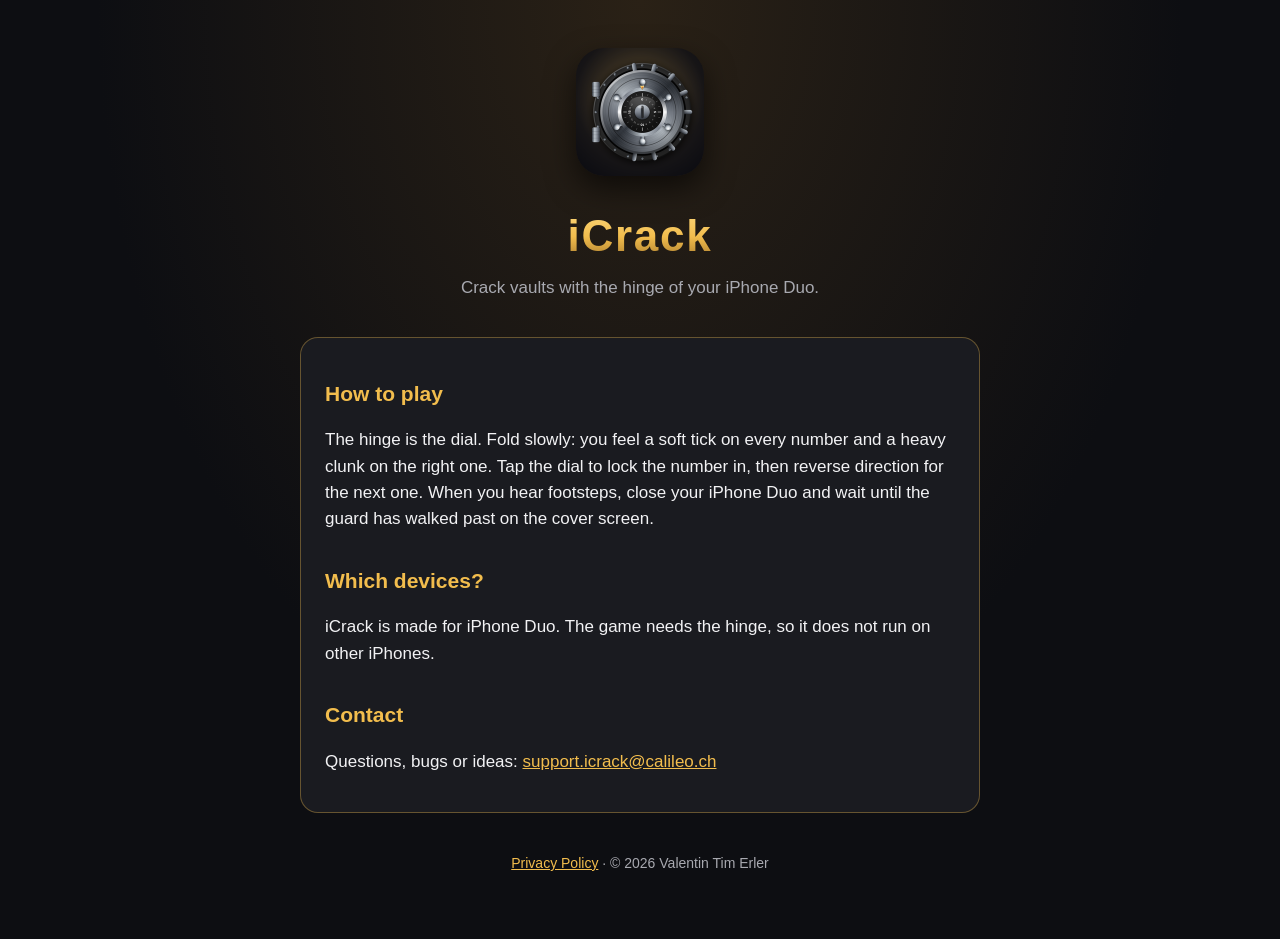
<file: index.html>
<!doctype html>
<html lang="en">
<head>
  <meta charset="utf-8">
  <meta name="viewport" content="width=device-width, initial-scale=1">
  <title>iCrack – Support</title>
  <link rel="stylesheet" href="style.css">
  <link rel="icon" href="icon.png">
</head>
<body>
<main>
  <header>
    <img src="icon.png" alt="iCrack app icon">
    <h1>iCrack</h1>
    <p class="tag">Crack vaults with the hinge of your iPhone Duo.</p>
  </header>
  <section>
    <h2>How to play</h2>
    <p>The hinge is the dial. Fold slowly: you feel a soft tick on every number and a heavy clunk on the right one. Tap the dial to lock the number in, then reverse direction for the next one. When you hear footsteps, close your iPhone Duo and wait until the guard has walked past on the cover screen.</p>
    <h2>Which devices?</h2>
    <p>iCrack is made for iPhone Duo. The game needs the hinge, so it does not run on other iPhones.</p>
    <h2>Contact</h2>
    <p>Questions, bugs or ideas: <a href="mailto:support.icrack@calileo.ch">support.icrack@calileo.ch</a></p>
  </section>
  <footer><a href="privacy.html">Privacy Policy</a> · © 2026 Valentin Tim Erler</footer>
</main>
</body>
</html>
</file>
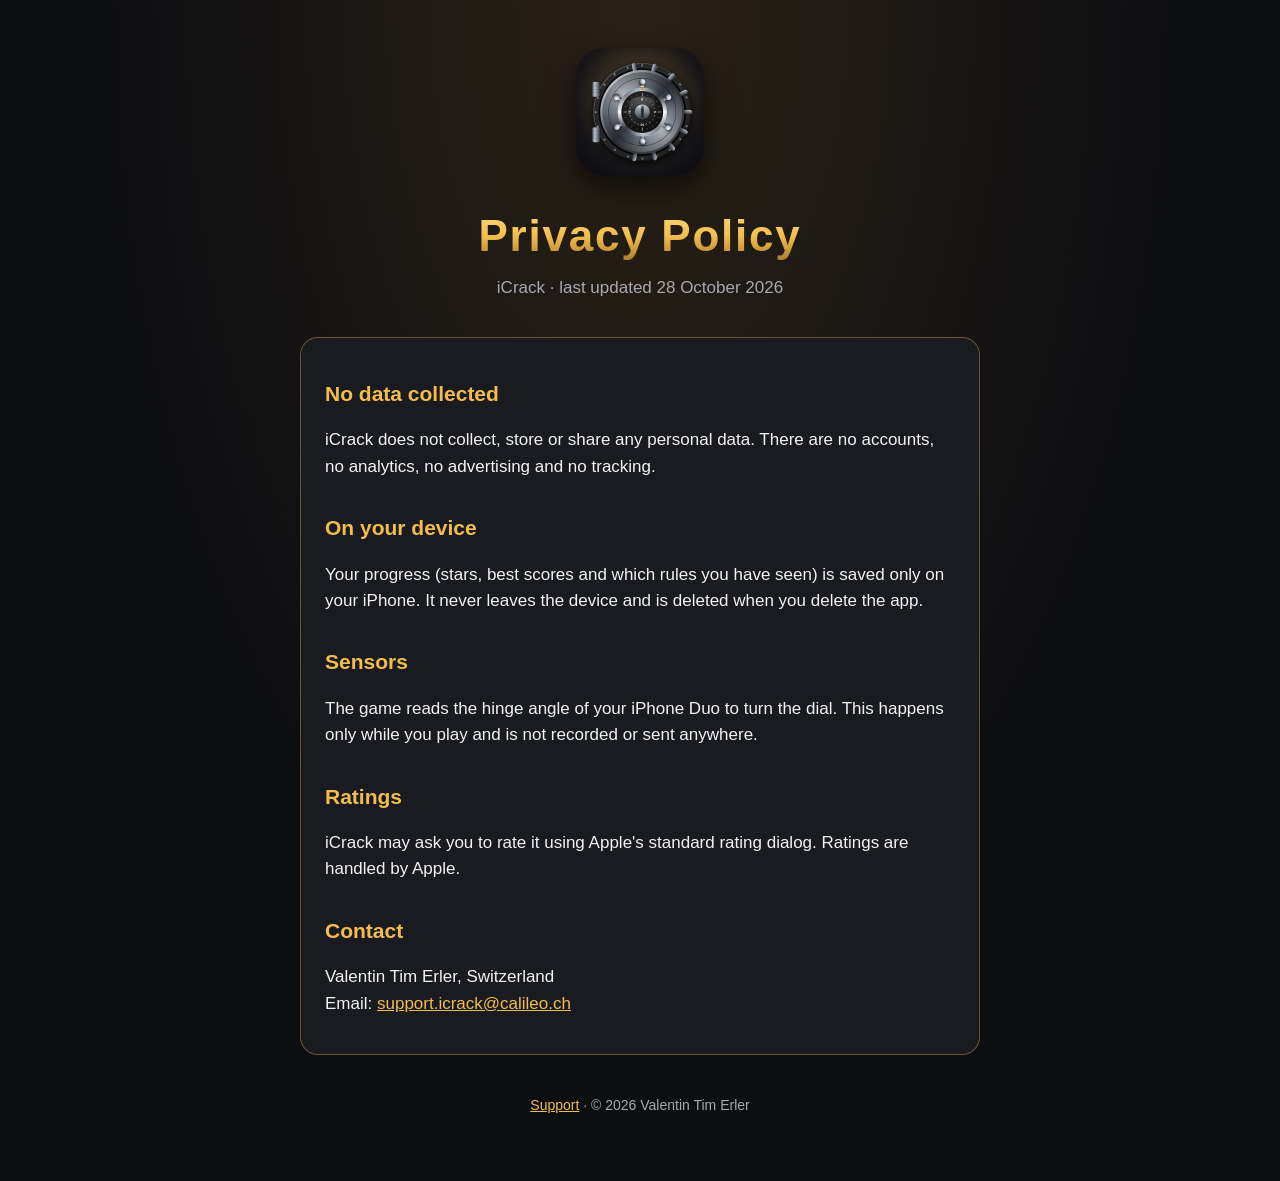
<file: privacy.html>
<!doctype html>
<html lang="en">
<head>
  <meta charset="utf-8">
  <meta name="viewport" content="width=device-width, initial-scale=1">
  <title>iCrack – Privacy Policy</title>
  <link rel="stylesheet" href="style.css">
  <link rel="icon" href="icon.png">
</head>
<body>
<main>
  <header>
    <img src="icon.png" alt="iCrack app icon">
    <h1>Privacy Policy</h1>
    <p class="tag">iCrack · last updated 28 October 2026</p>
  </header>
  <section>
    <h2>No data collected</h2>
    <p>iCrack does not collect, store or share any personal data. There are no accounts, no analytics, no advertising and no tracking.</p>
    <h2>On your device</h2>
    <p>Your progress (stars, best scores and which rules you have seen) is saved only on your iPhone. It never leaves the device and is deleted when you delete the app.</p>
    <h2>Sensors</h2>
    <p>The game reads the hinge angle of your iPhone Duo to turn the dial. This happens only while you play and is not recorded or sent anywhere.</p>
    <h2>Ratings</h2>
    <p>iCrack may ask you to rate it using Apple's standard rating dialog. Ratings are handled by Apple.</p>
    <h2>Contact</h2>
    <p>Valentin Tim Erler, Switzerland<br>Email: <a href="mailto:support.icrack@calileo.ch">support.icrack@calileo.ch</a></p>
  </section>
  <footer><a href="index.html">Support</a> · © 2026 Valentin Tim Erler</footer>
</main>
</body>
</html>
</file>
<file: style.css>
:root { --bg: #0d0e12; --panel: #1a1b20; --text: #f2f2f4; --muted: #a8a9b0; --gold: #f2bd4d; --gold-dark: #8c611f; }
* { box-sizing: border-box; }
body { margin: 0; background: radial-gradient(ellipse at top, #2a2116 0%, var(--bg) 60%); color: var(--text);
  font: 17px/1.55 -apple-system, BlinkMacSystemFont, "Helvetica Neue", Arial, sans-serif; min-height: 100vh; }
main { max-width: 720px; margin: 0 auto; padding: 48px 20px 64px; }
header { text-align: center; margin-bottom: 36px; }
header img { width: 128px; height: 128px; border-radius: 28px; box-shadow: 0 12px 30px rgba(0,0,0,.6); }
h1 { font-family: "Futura", "Futura-CondensedExtraBold", "Arial Narrow", sans-serif; font-weight: 800; letter-spacing: .04em;
  font-size: 44px; margin: 18px 0 4px; background: linear-gradient(#ffe08c, var(--gold), var(--gold-dark)); -webkit-background-clip: text; background-clip: text; color: transparent; }
h2 { color: var(--gold); font-size: 21px; margin: 32px 0 8px; }
.tag { color: var(--muted); margin: 0; }
section { background: var(--panel); border: 1px solid rgba(242,189,77,.35); border-radius: 18px; padding: 8px 24px 20px; margin-top: 20px; }
a { color: var(--gold); }
footer { text-align: center; color: var(--muted); font-size: 14px; margin-top: 40px; }
</file>
